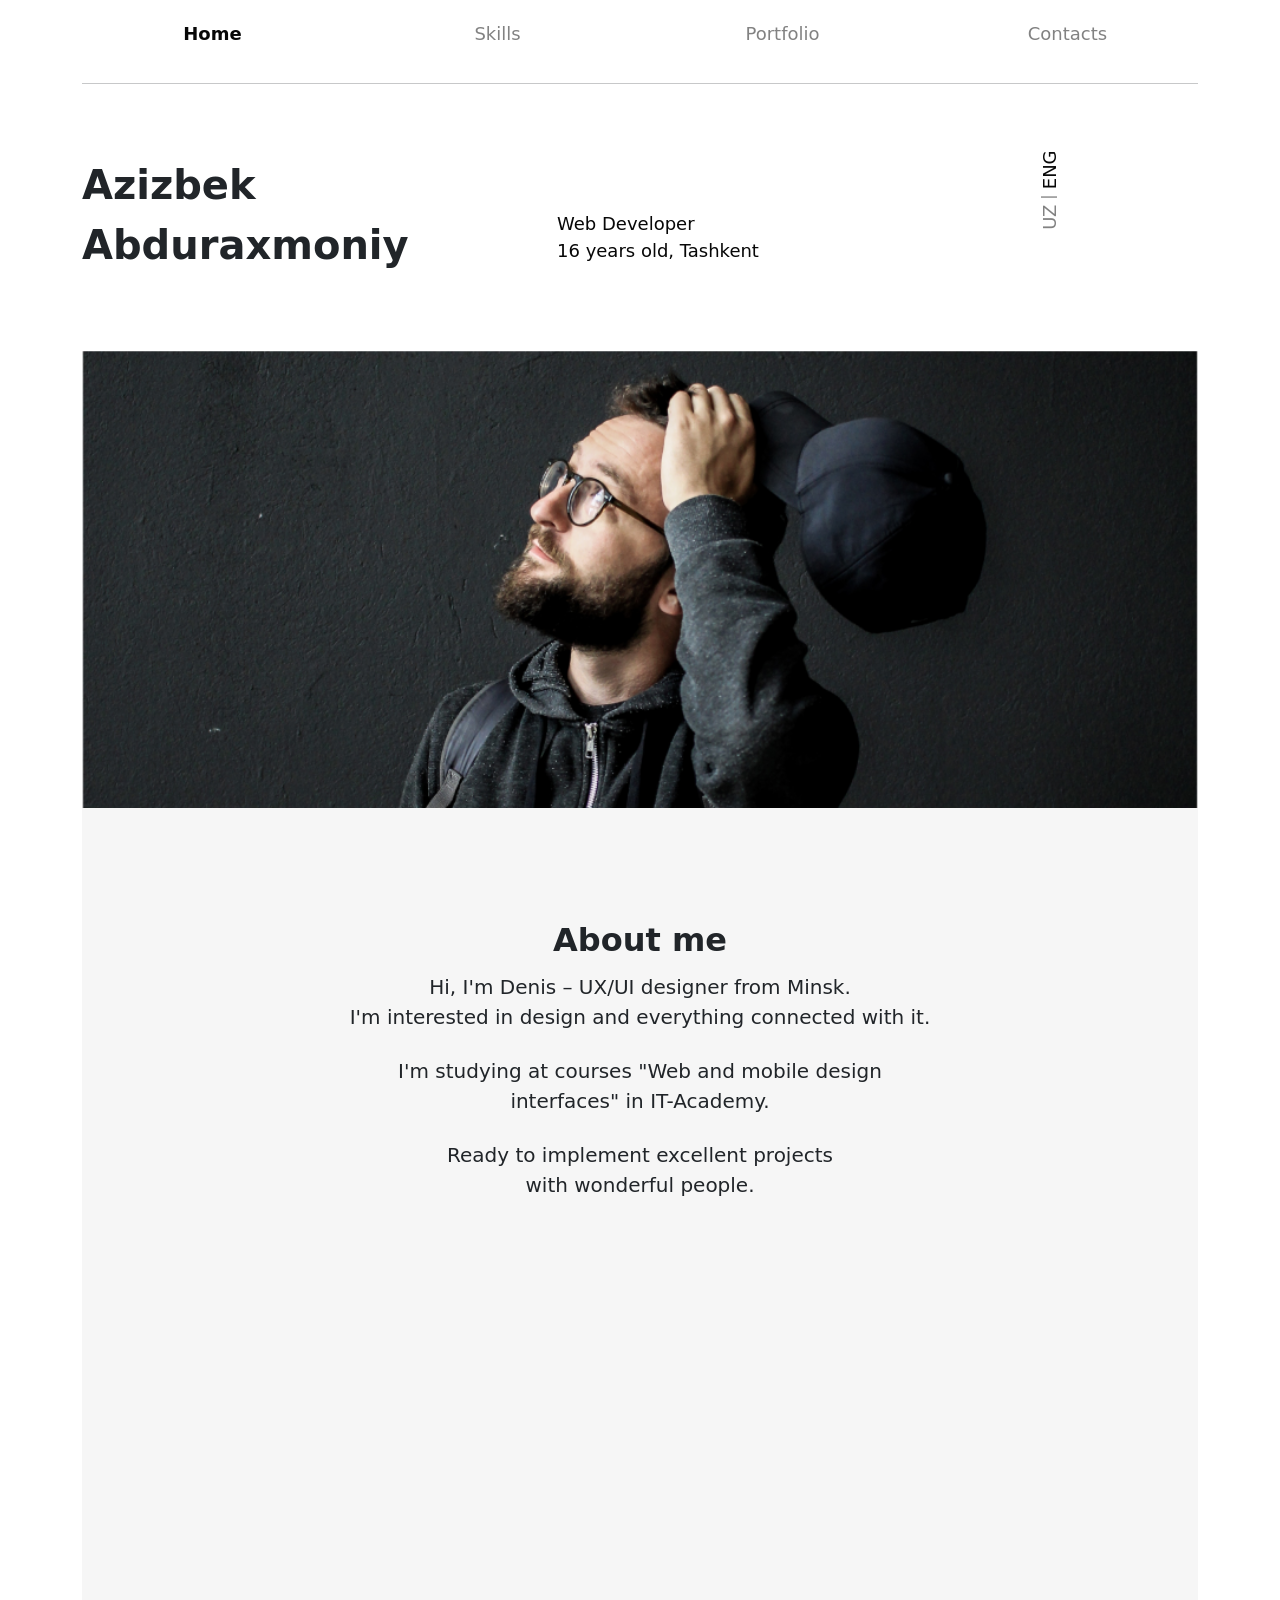
<file: index.html>
<!DOCTYPE html>
<html lang="en">

<head>
    <meta charset="UTF-8">
    <meta http-equiv="X-UA-Compatible" content="IE=edge">
    <meta name="viewport" content="width=device-width, initial-scale=1.0">
    <link href="https://cdn.jsdelivr.net/npm/bootstrap@5.0.2/dist/css/bootstrap.min.css" rel="stylesheet"
        integrity="sha384-EVSTQN3/azprG1Anm3QDgpJLIm9Nao0Yz1ztcQTwFspd3yD65VohhpuuCOmLASjC" crossorigin="anonymous">
    <link rel="stylesheet" href="./css/main.css">
    <title>Home</title>
</head>

<body>
    <div class="main container">
        <div class="header">
            <div class="row text-center">
                <div class="col-3 home active fw-bold">
                    <a href="#">Home</a>
                </div>
                <div class="col-3 skills inactive">
                    <a href="./pages/skills.html">Skills</a>
                </div>
                <div class="col-3 portfolio inactive">
                    <a href="./pages/portfolio.html">Portfolio</a>
                </div>
                <div class="col-3 contact inactive">
                    <a href="./pages/contacts.html">Contacts</a>
                </div>
            </div>
        </div>
        <hr>
        <div class="info">
            <div class="row">
                <div class="col-5 name">
                    <div class="fs-1 fw-bold">
                        Azizbek <br> Abduraxmoniy
                    </div>
                </div>
                <div class="col-6 job">
                    Web Developer <br> 16 years old, Tashkent
                </div>
                <div class="col-1 lang">
                    <div class="inactive">
                        <a href="#">UZ</a>
                    </div>
                    <div class="tick">|</div>
                    <div class="active">
                        <a href="#">
                            ENG
                        </a>
                    </div>
                </div>
            </div>
        </div>
        <div class="ava">
            <img src="./img/man.png" alt="">
        </div>
        <div class="about text-center side">
            <div class="fs-2 fw-bold py-2">
                About me
            </div>
            <div class="txt">
                Hi, I'm Denis – UX/UI designer from Minsk. <br>
                I'm interested in design and everything connected with it. <br>

                <div class="py-4">
                    I'm studying at courses "Web and mobile design <br>
                    interfaces" in IT-Academy.
                </div>

                Ready to implement excellent projects <br>
                with wonderful people.
            </div>
        </div>
    </div>
</body>

</html>
</file>
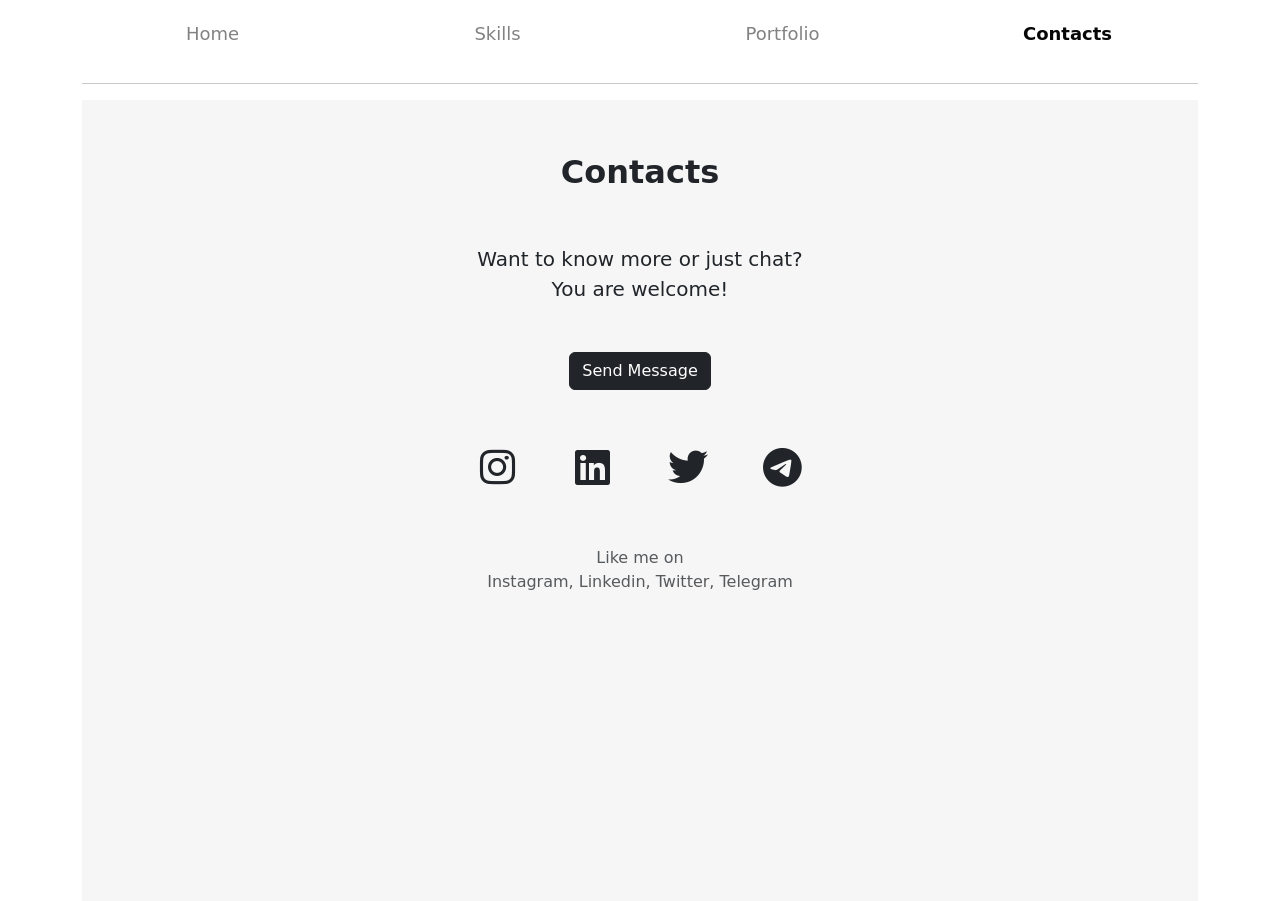
<file: pages/contacts.html>
<!DOCTYPE html>
<html lang="en">

<head>
    <meta charset="UTF-8">
    <meta http-equiv="X-UA-Compatible" content="IE=edge">
    <meta name="viewport" content="width=device-width, initial-scale=1.0">
    <link href="https://cdn.jsdelivr.net/npm/bootstrap@5.0.2/dist/css/bootstrap.min.css" rel="stylesheet"
        integrity="sha384-EVSTQN3/azprG1Anm3QDgpJLIm9Nao0Yz1ztcQTwFspd3yD65VohhpuuCOmLASjC" crossorigin="anonymous">
    <link rel="stylesheet" href="../css/main.css">
    <link rel="stylesheet" href="https://cdnjs.cloudflare.com/ajax/libs/font-awesome/6.2.1/css/all.min.css" />
    <title>Contacts</title>
</head>

<body>
    <div class="main container">
        <div class="header">
            <div class="row text-center">
                <div class="col-3 home inactive">
                    <a href="../index.html">Home</a>
                </div>
                <div class="col-3 skills inactive">
                    <a href="skills.html">Skills</a>
                </div>
                <div class="col-3 portfolio inactive">
                    <a href="portfolio.html">Portfolio</a>
                </div>
                <div class="col-3 contact active fw-bold">
                    <a href="#">Contacts</a>
                </div>
            </div>
        </div>
        <hr>
        <div class="contacts side">
            <div class="text-center">
                <div class="fs-2 fw-bold pt-5">
                    Contacts
                </div>
                <div class="fs-5 py-5">
                    Want to know more or just chat? <br>
                    You are welcome!
                </div>
                <div class="btn btn-dark">Send Message</div>
            </div>
            <div class="icon py-5">
                <div class="row">
                    <div class="col-4"></div>
                    <div class="col-4">
                        <div class="row text-center fs-1">
                            <div class="col-3">
                                <i class="fa-brands fa-instagram"></i>
                            </div>
                            <div class="col-3">
                                <i class="fa-brands fa-linkedin"></i>
                            </div>
                            <div class="col-3">
                                <i class="fa-brands fa-twitter"></i>
                            </div>
                            <div class="col-3">
                                <i class="fa-brands fa-telegram"></i>
                            </div>
                        </div>
                    </div>
                    <div class="col-4"></div>
                </div>
            </div>
            <div class="text-muted text-center">
                Like me on <br>
                Instagram, Linkedin, Twitter, Telegram
            </div>
        </div>
    </div>
</body>

</html>
</file>
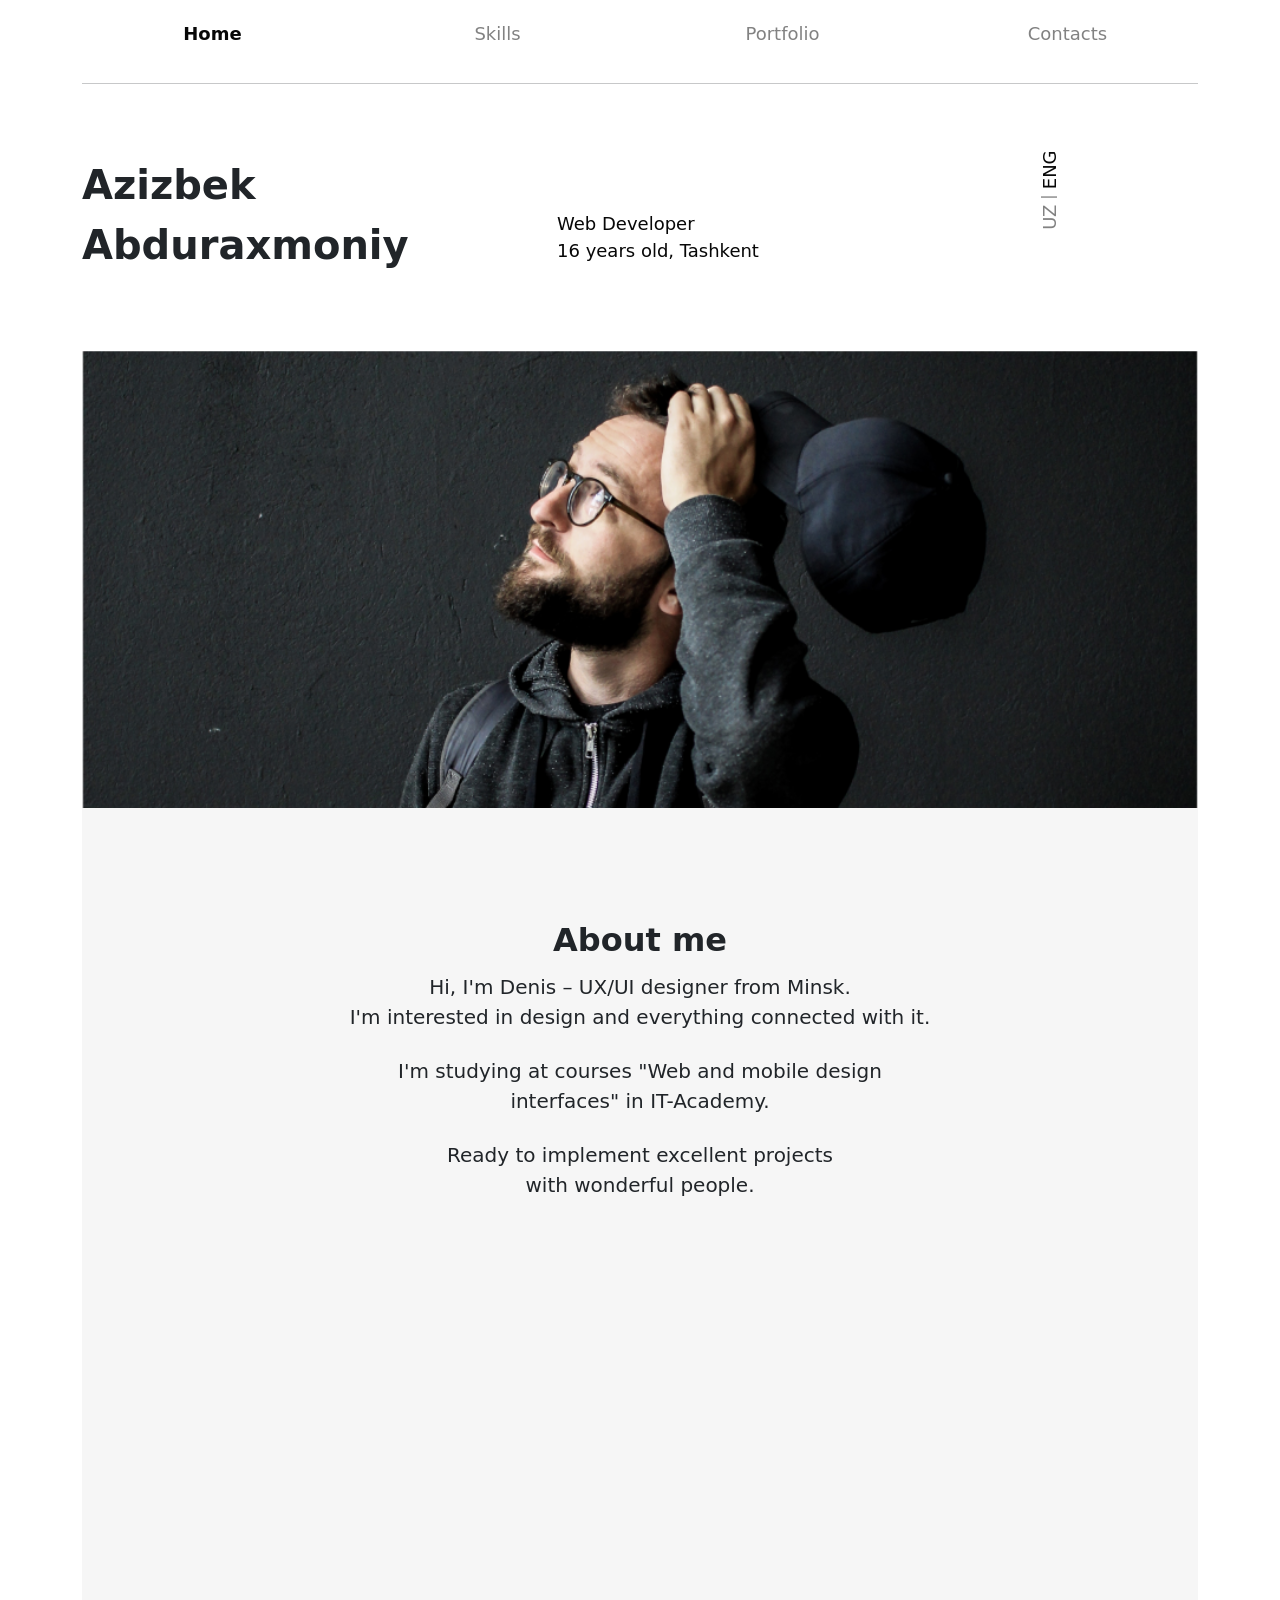
<file: pages/home.html>
<!DOCTYPE html>
<html lang="en">

<head>
    <meta charset="UTF-8">
    <meta http-equiv="X-UA-Compatible" content="IE=edge">
    <meta name="viewport" content="width=device-width, initial-scale=1.0">
    <link href="https://cdn.jsdelivr.net/npm/bootstrap@5.0.2/dist/css/bootstrap.min.css" rel="stylesheet"
        integrity="sha384-EVSTQN3/azprG1Anm3QDgpJLIm9Nao0Yz1ztcQTwFspd3yD65VohhpuuCOmLASjC" crossorigin="anonymous">
    <link rel="stylesheet" href="../css/main.css">
    <title>Home</title>
</head>

<body>
    <div class="main container">
        <div class="header">
            <div class="row text-center">
                <div class="col-3 home active fw-bold">
                    <a href="#">Home</a>
                </div>
                <div class="col-3 skills inactive">
                    <a href="skills.html">Skills</a>
                </div>
                <div class="col-3 portfolio inactive">
                    <a href="portfolio.html">Portfolio</a>
                </div>
                <div class="col-3 contact inactive">
                    <a href="contacts.html">Contacts</a>
                </div>
            </div>
        </div>
        <hr>
        <div class="info">
            <div class="row">
                <div class="col-5 name">
                    <div class="fs-1 fw-bold">
                        Azizbek <br> Abduraxmoniy
                    </div>
                </div>
                <div class="col-6 job">
                    Web Developer <br> 16 years old, Tashkent
                </div>
                <div class="col-1 lang">
                    <div class="inactive">
                        <a href="#">UZ</a>
                    </div>
                    <div class="tick">|</div>
                    <div class="active">
                        <a href="#">
                            ENG
                        </a>
                    </div>
                </div>
            </div>
        </div>
        <div class="ava">
            <img src="../img/man.png" alt="">
        </div>
        <div class="about text-center side">
            <div class="fs-2 fw-bold py-2">
                About me
            </div>
            <div class="txt">
                Hi, I'm Denis – UX/UI designer from Minsk. <br>
                I'm interested in design and everything connected with it. <br>

                <div class="py-4">
                    I'm studying at courses "Web and mobile design <br>
                    interfaces" in IT-Academy.
                </div>

                Ready to implement excellent projects <br>
                with wonderful people.
            </div>
        </div>
    </div>
</body>

</html>
</file>
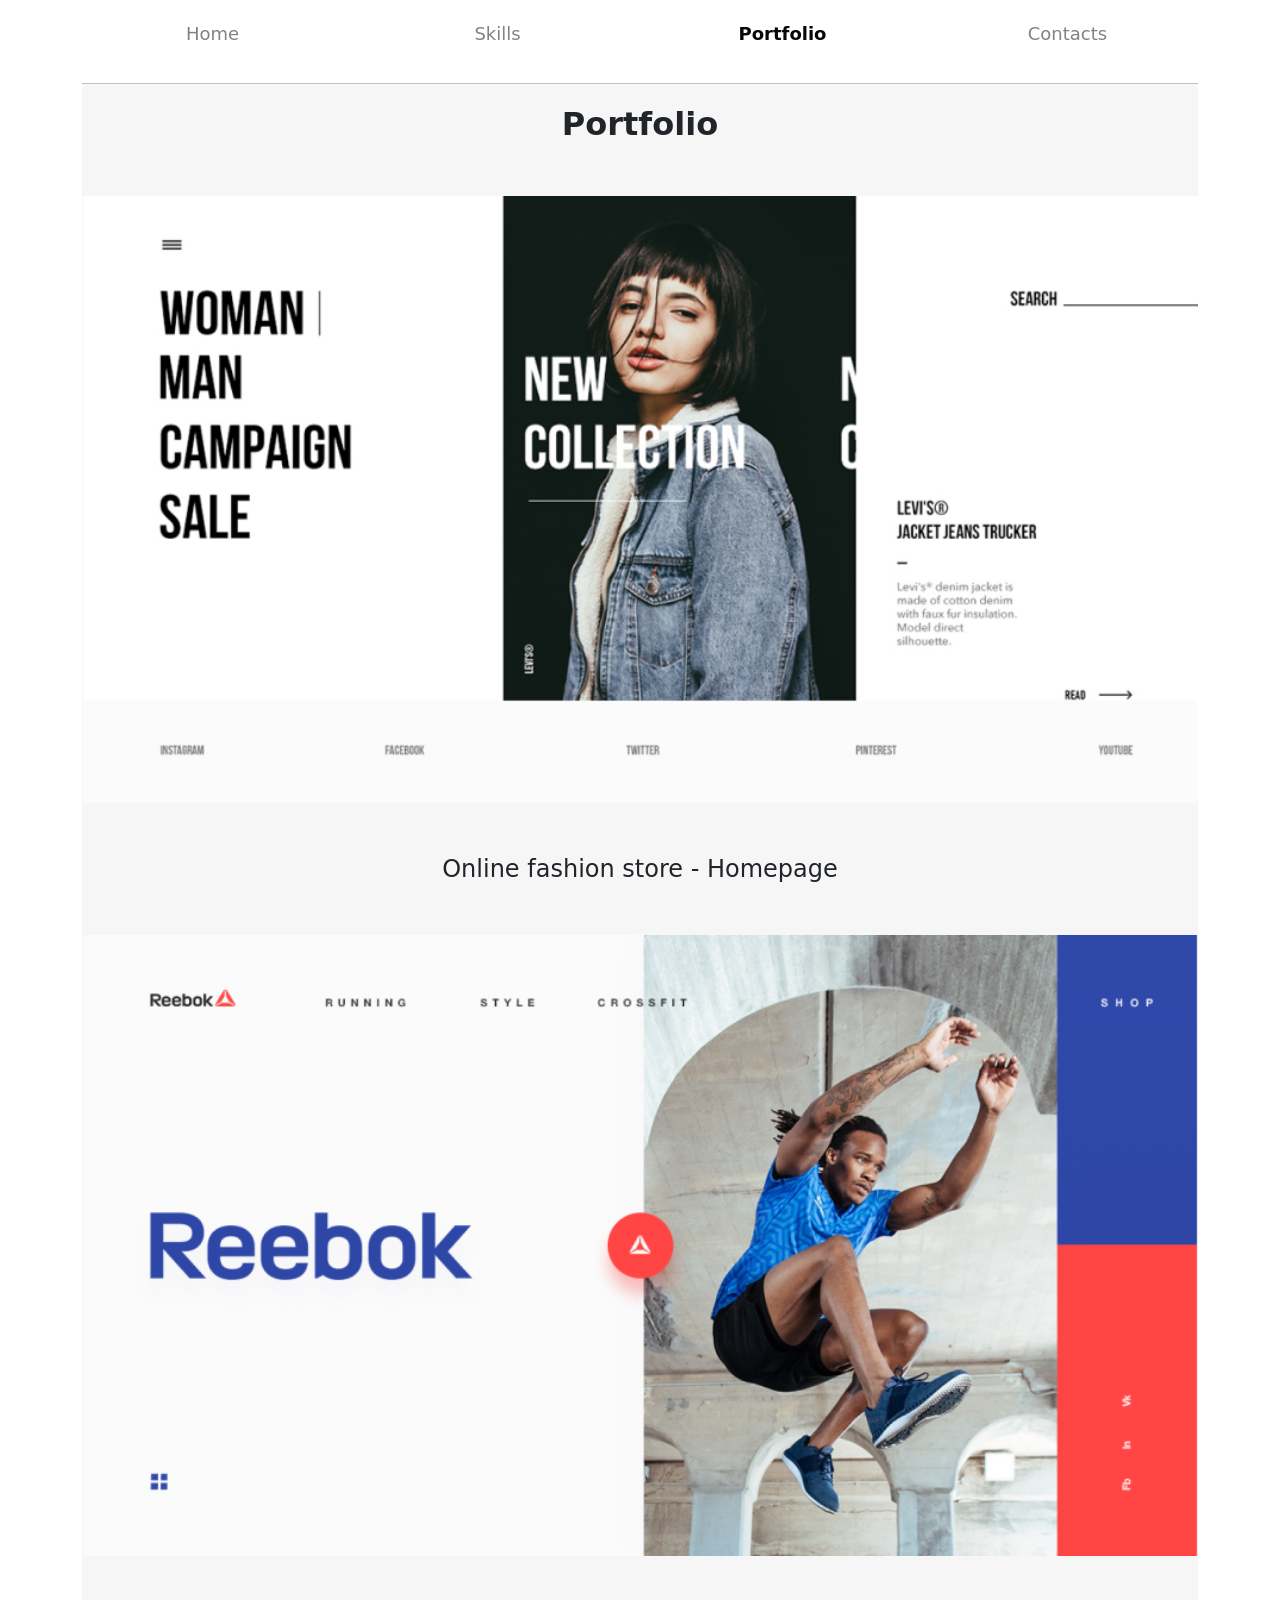
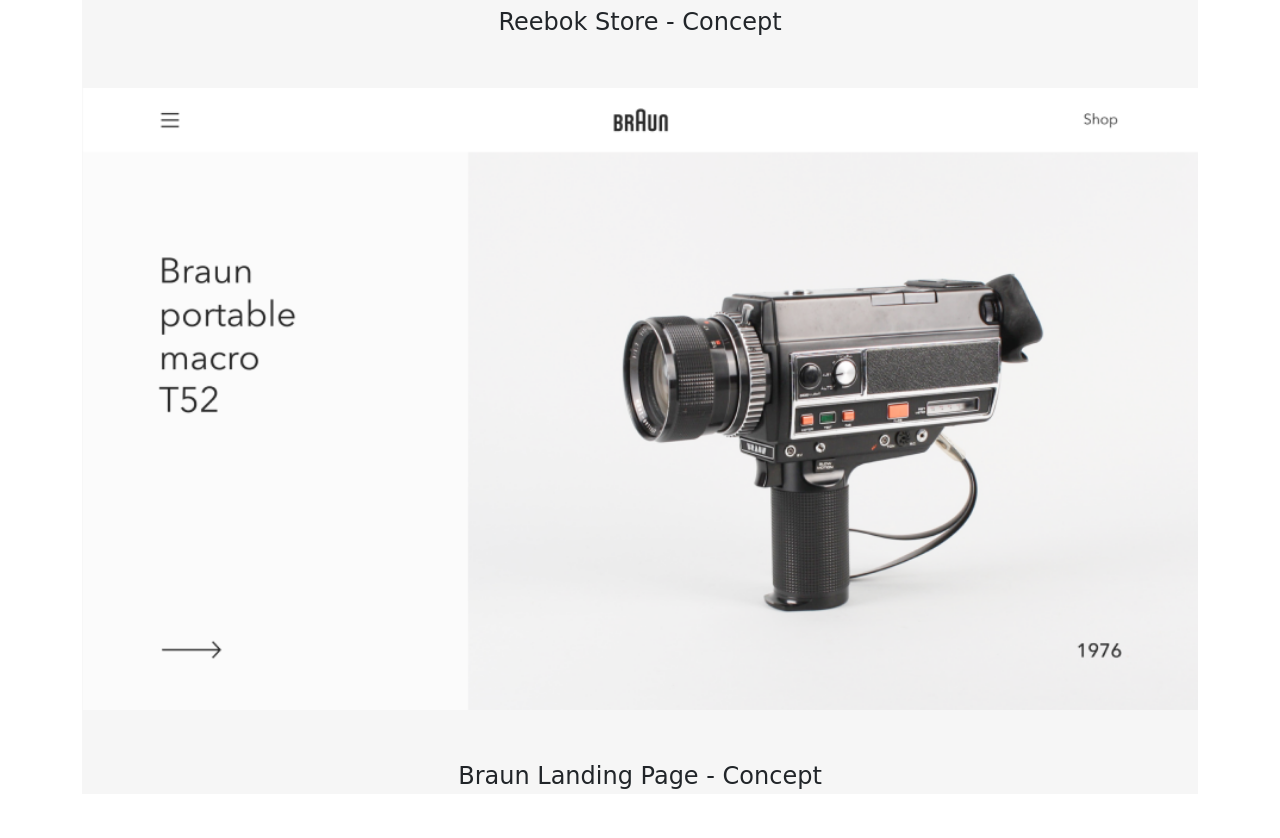
<file: pages/portfolio.html>
<!DOCTYPE html>
<html lang="en">
<head>
    <meta charset="UTF-8">
    <meta http-equiv="X-UA-Compatible" content="IE=edge">
    <meta name="viewport" content="width=device-width, initial-scale=1.0">
    <link href="https://cdn.jsdelivr.net/npm/bootstrap@5.0.2/dist/css/bootstrap.min.css" rel="stylesheet"
        integrity="sha384-EVSTQN3/azprG1Anm3QDgpJLIm9Nao0Yz1ztcQTwFspd3yD65VohhpuuCOmLASjC" crossorigin="anonymous">
    <link rel="stylesheet" href="../css/main.css">
    <title>Portfolio</title>
</head>
<body>
    <div class="main container">
        <div class="header">
            <div class="row text-center">
                <div class="col-3 home inactive">
                    <a href="../index.html">Home</a>
                </div>
                <div class="col-3 skills inactive"> 
                    <a href="skills.html">Skills</a>
                </div>
                <div class="col-3 portfolio active fw-bold">
                   <a href="#">Portfolio</a>
                </div>
                <div class="col-3 contact inactive">
                   <a href="contacts.html">Contacts</a> 
                </div>
            </div>
        </div>
        <div class="side">
            <hr>
            <div class="text-center">
                <div class="fs-2 fw-bold">
                    Portfolio
                </div>
            </div>
            <div class="img text-center">
                <div class="por py-5">
                    <img src="../img/1.png" alt="">
                </div>
                <a href="#" class="fs-4 pb-5 text-dark">
                    Online fashion store - Homepage
                </a>
                <div class="por py-5">
                    <img src="../img/2.png" alt="">
                </div>
                <a href="#" class="fs-4 pb-5 text-dark">
                    Reebok Store - Concept
                </a>
                <div class="por py-5">
                    <img src="../img/3.png" alt="">
                </div>
                <a href="#" class="fs-4 pb-5 text-dark">
                    Braun Landing Page - Concept
                </a>
            </div>
        </div>
    </div>
</body>
</html>
</file>
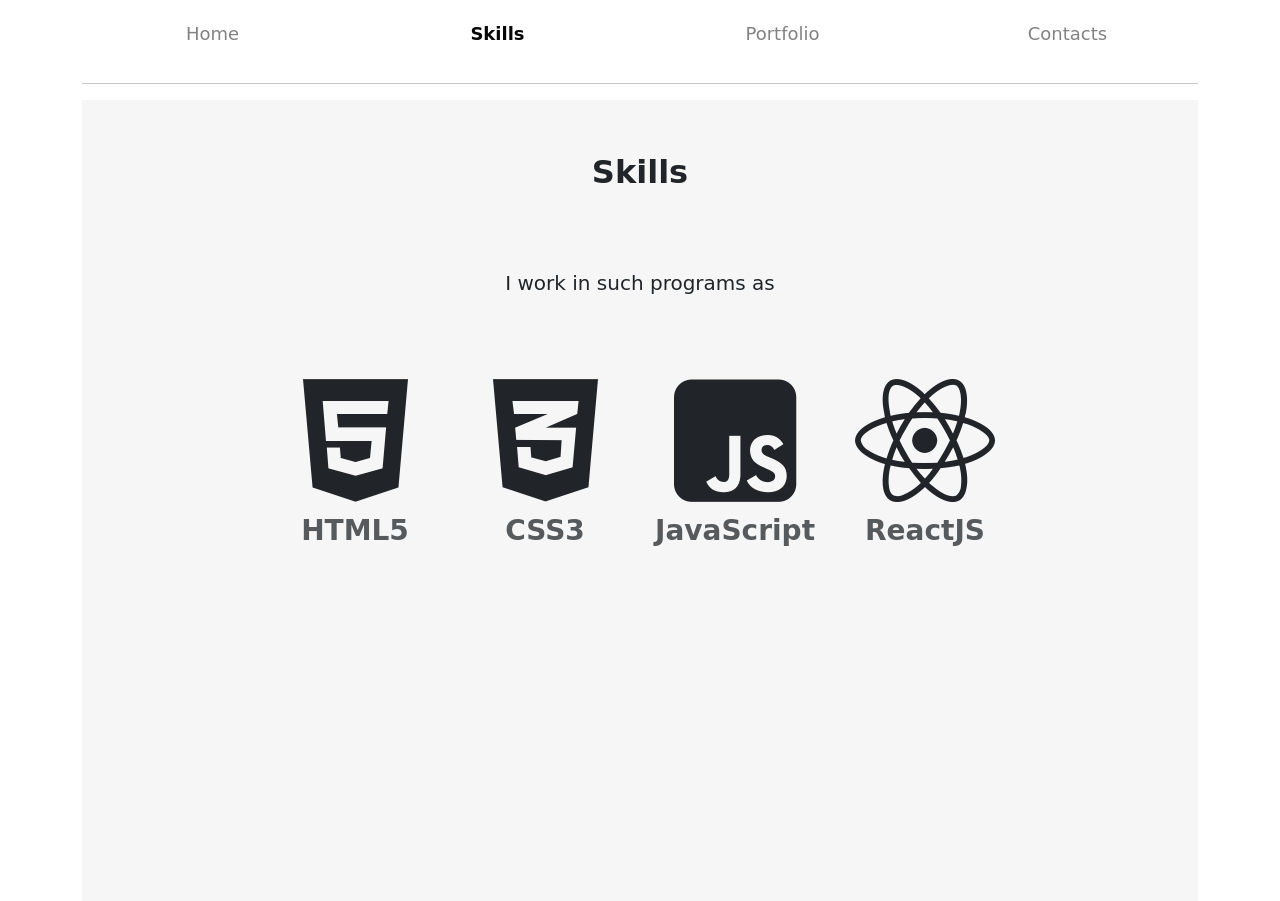
<file: pages/skills.html>
<!DOCTYPE html>
<html lang="en">

<head>
    <meta charset="UTF-8">
    <meta http-equiv="X-UA-Compatible" content="IE=edge">
    <meta name="viewport" content="width=device-width, initial-scale=1.0">
    <link href="https://cdn.jsdelivr.net/npm/bootstrap@5.0.2/dist/css/bootstrap.min.css" rel="stylesheet"
        integrity="sha384-EVSTQN3/azprG1Anm3QDgpJLIm9Nao0Yz1ztcQTwFspd3yD65VohhpuuCOmLASjC" crossorigin="anonymous">
    <link rel="stylesheet" href="../css/main.css">
    <link rel="stylesheet" href="https://cdnjs.cloudflare.com/ajax/libs/font-awesome/6.2.1/css/all.min.css" />
    <title>Skills</title>
</head>

<body>
    <div class="main container">
        <div class="header">
            <div class="row text-center">
                <div class="col-3 home inactive">
                    <a href="../index.html">Home</a>
                </div>
                <div class="col-3 skills active fw-bold">
                    <a href="#">Skills</a>
                </div>
                <div class="col-3 portfolio inactive">
                    <a href="portfolio.html">Portfolio</a>
                </div>
                <div class="col-3 contact inactive">
                    <a href="contacts.html">Contacts</a>
                </div>
            </div>
        </div>
        <hr>
        <div class="skills side">
            <div class="text-center">
                <div class="fs-2 fw-bold py-5">
                    Skills
                </div>
                <div class="fs-5 py-4">
                    I work in such programs as
                </div>
                <div class="icons py-5">
                    <div class="row fs-3">
                        <div class="col-2"></div>
                        <div class="col-2">
                            <i class="fa-brands fa-html5 fa-5x"></i>
                            <div class="text-muted fw-bold">HTML5</div>
                        </div>
                        <div class="col-2">
                            <i class="fa-brands fa-css3-alt fa-5x"></i>
                            <div class="text-muted fw-bold">CSS3</div>
                        </div>
                        <div class="col-2">
                            <i class="fa-brands fa-square-js fa-5x"></i>
                            <div class="text-muted fw-bold">JavaScript</div>
                        </div>
                        <div class="col-2">
                            <i class="fa-brands fa-react fa-5x"></i>
                            <div class="text-muted fw-bold">ReactJS</div>
                        </div>
                        <div class="col-2"></div>
                    </div>
                </div>
            </div>
        </div>
    </div>
</body>

</html>
</file>
<file: css/main.css>
.header {
    padding: 20px 0;
}

a {
    font-size: 18px;
    text-decoration: none;
}

.inactive a {
    color: #828282;
}

.active a {
    color: #070707;
}

.info {
    height: 250px;
}

.name {
    padding-top: 55px;
}

.job {
    color: #070707;
    font-size: 18px;
    padding-top: 110px;
}

.lang {
    color: #828282;
    transform: rotate(-90deg);
    text-align: right;
    position: absolute;
    top: 15%;
    right: 17%;
    padding-top: 80px;
    display: flex;
}

.tick {
    padding: 0 5px;
}

img {
    width: 100%;
}

.about {
    background: #F6F6F6;
    height: 500px;
    font-size: 20px;
    padding: 100px;
}

.side{
    min-height: 89vh;
    background: #F6F6F6;
}
</file>
